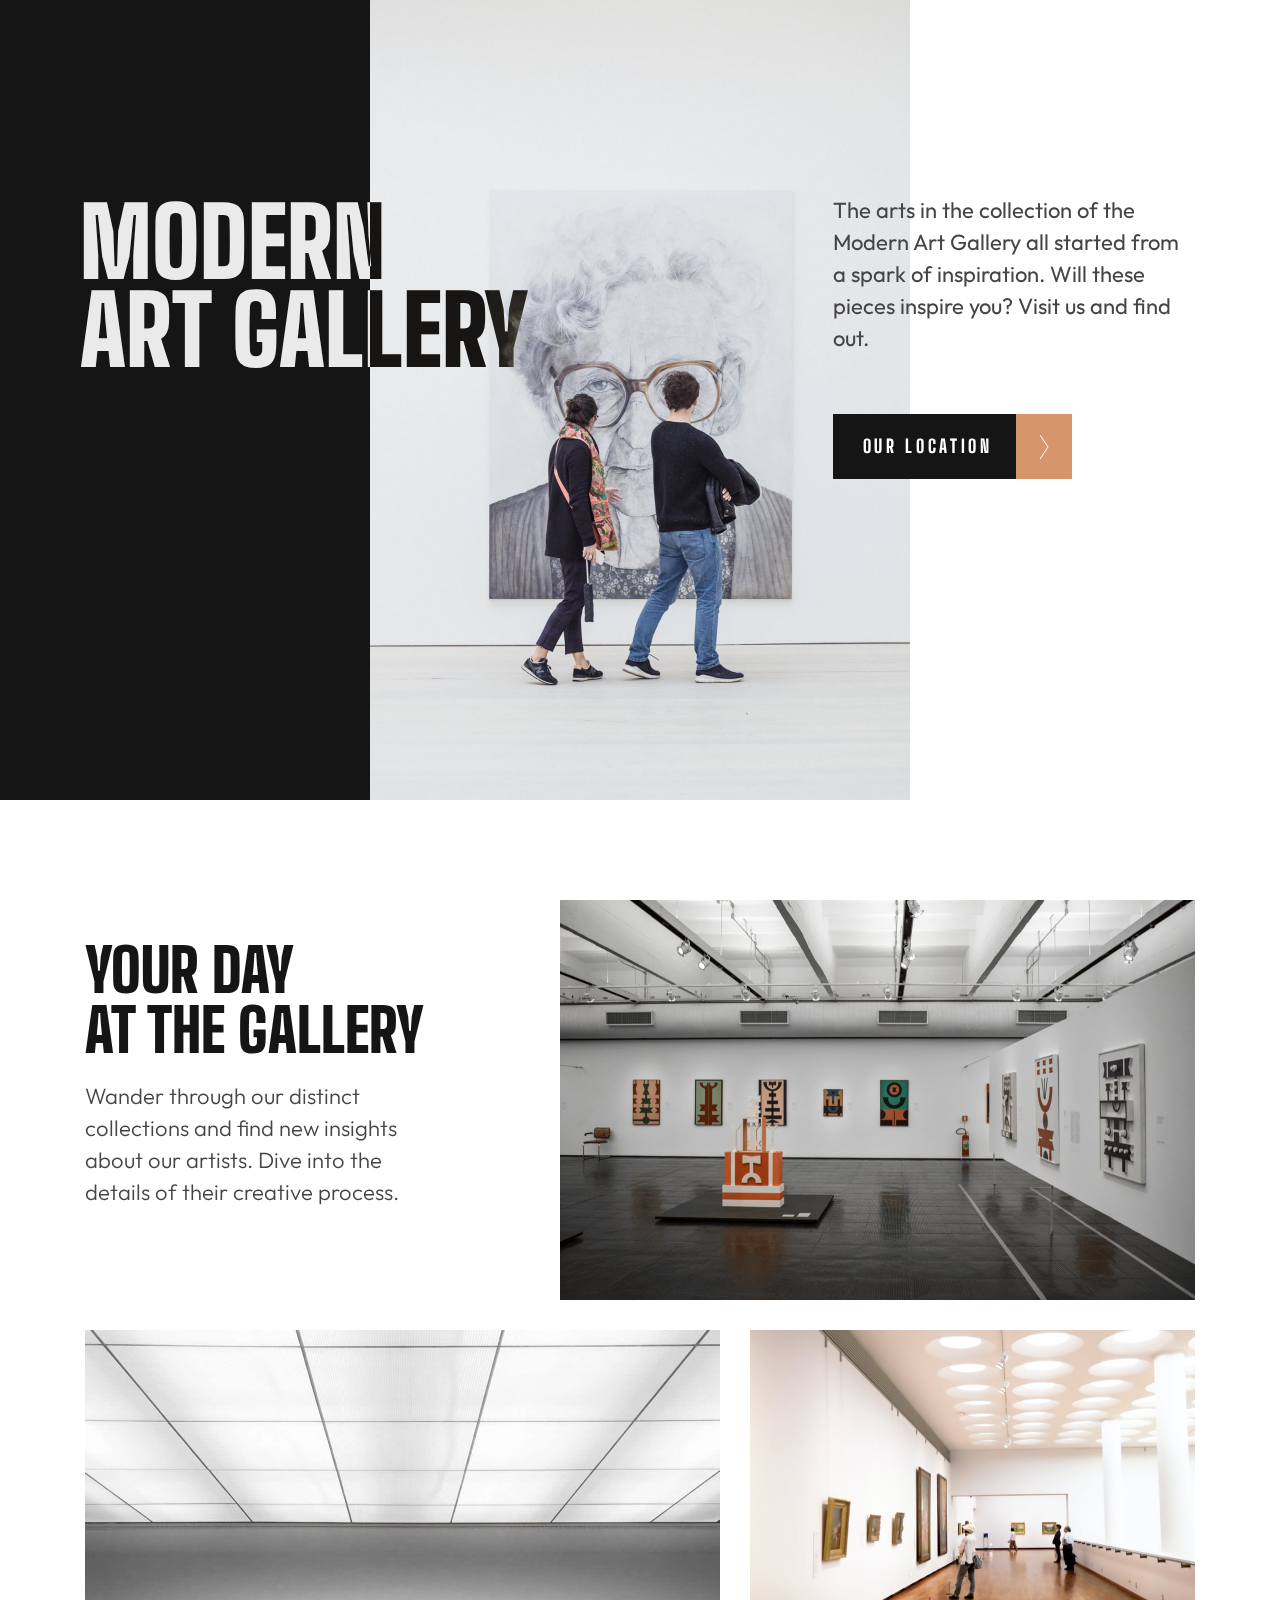
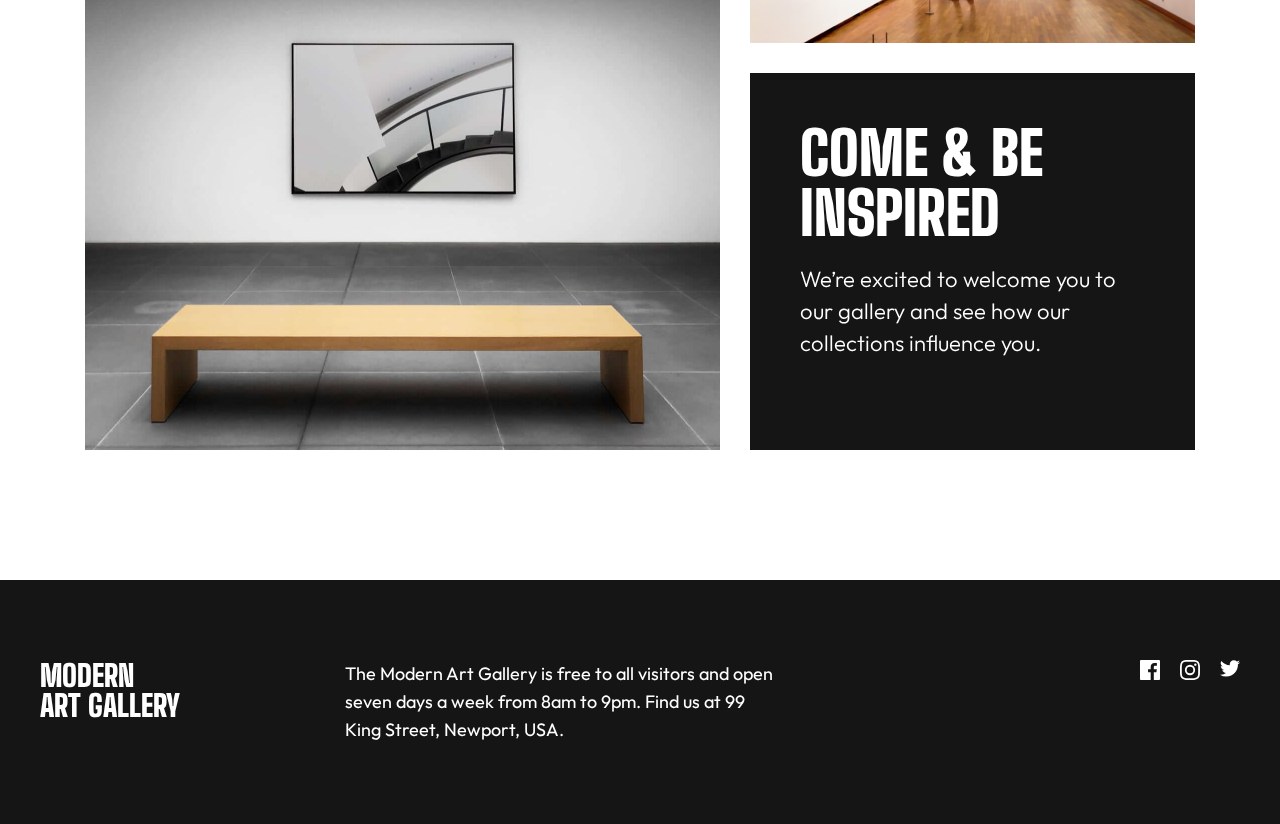
<file: index.html>
<!DOCTYPE html>
<html lang="en">

<head>
  <meta charset="UTF-8">
  <meta name="viewport" content="width=device-width, initial-scale=1.0">

  <link rel="icon" type="image/png" sizes="32x32" href="./assets/favicon-32x32.png">
  <link rel="stylesheet" href="styles.css">
  <link rel="preconnect" href="https://fonts.googleapis.com">
  <link rel="preconnect" href="https://fonts.gstatic.com" crossorigin>
  <link
    href="https://fonts.googleapis.com/css2?family=Big+Shoulders+Display:wght@800;900&family=Outfit:wght@300&display=swap"
    rel="stylesheet">


  <title>Art gallery website</title>
</head>

<header>
  <div class="header_spacer"></div>
  <img class="mobile__res" src="assets/mobile/image-hero@2x.jpg">
  <img class="tablet__res hero__image"
    src="assets/tablet/image-hero@2x.jpg">
  <img class="desktop__res hero__image"
    src="assets/desktop/image-hero@2x.jpg">
  <div class="cta">
    <h1 class="cta__header title">Modern <br> Art Gallery</h1>
    <div class="cta__wrapper">
      <p class="cta__body body">The arts in the collection of the Modern Art Gallery all started
        from a spark of inspiration. Will these pieces inspire you? Visit
        us and find out.</p>
      <button class="btn btn-one"><a href="location.html">Our location</a></button>
    </div>
  </div>

</header>

<main>
  <section class="grid-container">
    <div class="section__one">
      <div class="grid_img1">
        <img class="mobile__res"
          src="assets/mobile/image-grid-1@2x.jpg">
        <img class="tablet__res"
          src="assets/tablet/image-grid-1@2x.jpg">
        <img class="desktop__res"
          src="assets/desktop/image-grid-1@2x.jpg">
      </div>


      <div class="info info-one">
        <h2 class="info__header info__header-one title"><span class="span__block">Your day</span> at the gallery
        </h2>
        <p class="info__body body">Wander through our distinct collections and find new insights about
          our artists. Dive into the details of their creative process.</p>
      </div>
    </div>

    <div class="section__two">
      <div class="grid_img2">
        <img class="mobile__res"
          src="assets/mobile/image-grid-2@2x.jpg">
        <img class="tablet__res"
          src="assets/tablet/image-grid-2@2x.jpg">
        <img class="desktop__res"
          src="assets/desktop/image-grid-2@2x.jpg">
      </div>

      <div class="grid_img3">
        <img class="mobile__res"
          src="assets/mobile/image-grid-3@2x.jpg">
        <img class="tablet__res"
          src="assets/tablet/image-grid-3@2x.jpg">
        <img class="desktop__res"
          src="assets/desktop/image-grid-3@2x.jpg">
      </div>


      <div class="info info-two bg_black">
        <h2 class="info__header title bg_black">Come &amp; be inspired</h2>
        <p class="info__body body">We’re excited to welcome you to our gallery and see how our collections
          influence you.</p>
      </div>
    </div>

  </section>
</main>

<footer class="bg_black">
  <div class="footer__wrapper">
    <h3 class="footer__logo title bg_black"><span class="span__block">Modern</span> Art Gallery</h3>
    <p class="footer__body body">The Modern Art Gallery is free to all visitors and open seven days a week
      from 8am to 9pm. Find us at 99 King Street, Newport, USA.</p>
    <ul class="social__icons social__icons">
      <li>
        <a href=#>
          <img src="assets/icon-facebook.svg">
        </a>
      </li>
      <li>
        <a href=#>
          <img src="assets/icon-instagram.svg">
        </a>
      </li>
      <li>
        <a href=#>
          <img src="assets/icon-twitter.svg">
        </a>
      </li>
    </ul>
  </div>


</footer>

</html>
</file>
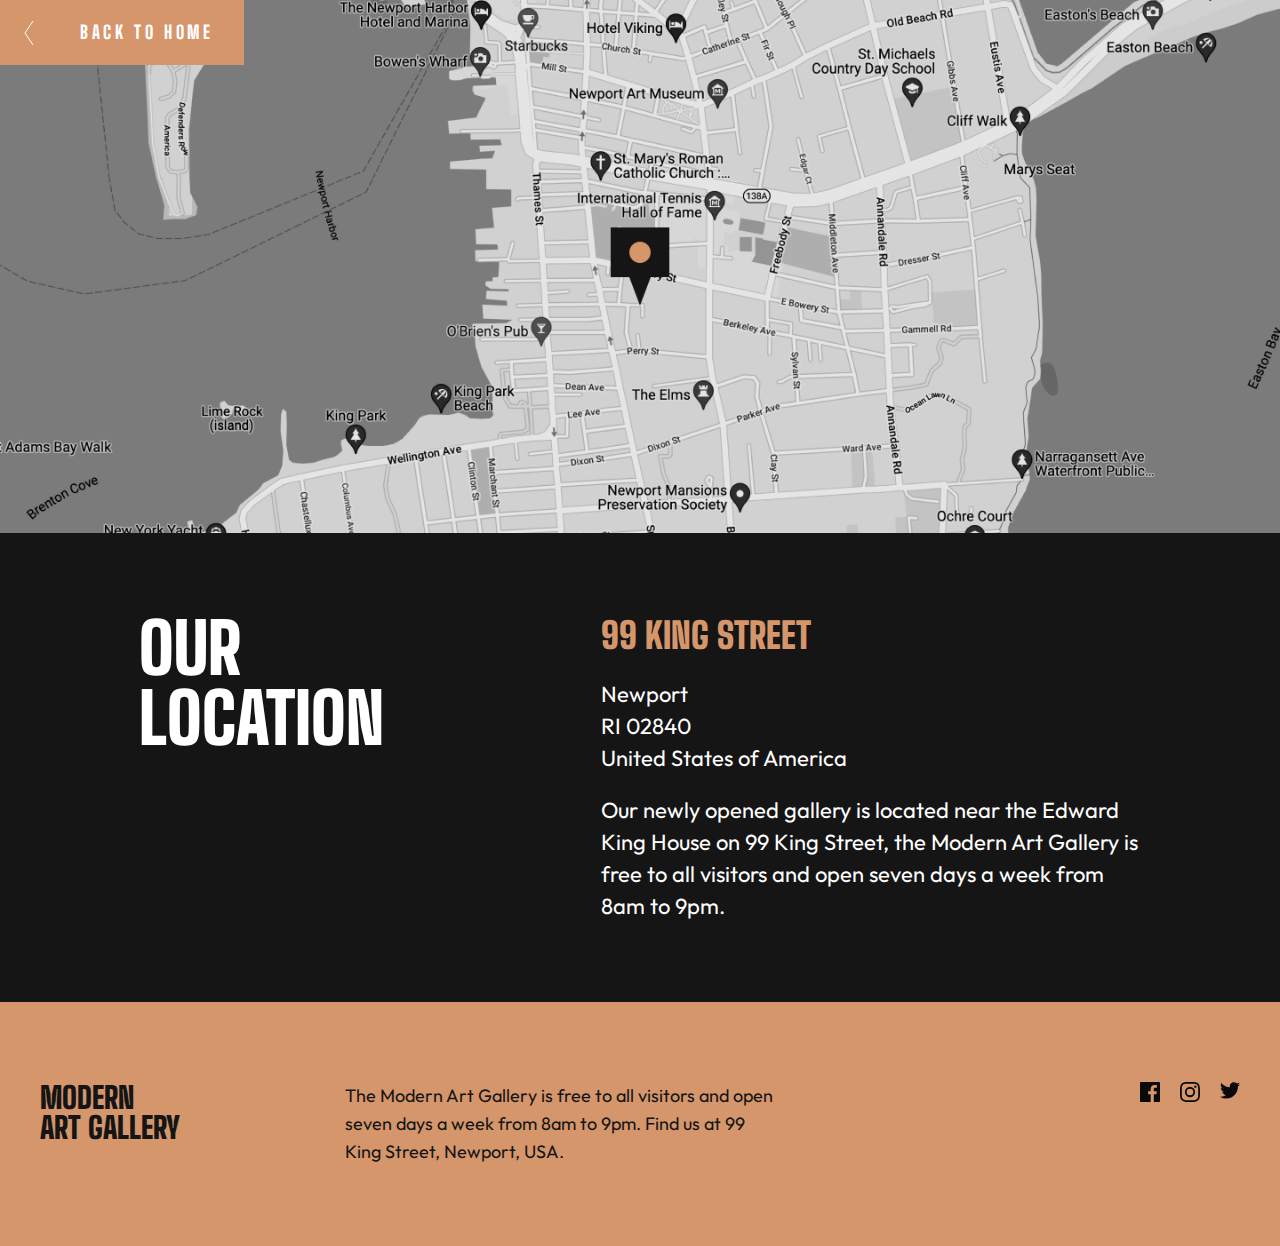
<file: location.html>
<!DOCTYPE html>
<html lang="en">

<head>
  <meta charset="UTF-8">
  <meta name="viewport" content="width=device-width, initial-scale=1.0">

  <link rel="icon" type="image/png" sizes="32x32" href="./assets/favicon-32x32.png">
  <link rel="stylesheet" href="styles.css">
  <link rel="preconnect" href="https://fonts.googleapis.com">
  <link rel="preconnect" href="https://fonts.gstatic.com" crossorigin>
  <link
    href="https://fonts.googleapis.com/css2?family=Big+Shoulders+Display:wght@900&family=Outfit:wght@300&display=swap"
    rel="stylesheet">

  <title>Frontend Mentor | Art gallery website</title>
</head>

<body>
  <div class="map">
    <button class="btn btn-two"><a href="index.html">Back to Home</a></button>
    <img class="map__image mobile__res" src="assets/mobile/image-map@2x.png">
    <img class="map__image tablet__res" src="assets/tablet/image-map@2x.png">
    <img class="map__image desktop__res" src="assets/desktop/image-map@2x.png">
  </div>
  <div class="location bg_black">
    <h2 class="location__title title"><span class="span__block">Our</span> location</h2>
    <div class="location__wrapper">
      <h3 class="location__subtitle title">99 King Street</h3>
      <p class="location__address body">
        Newport<br />
        RI 02840<br />
        United States of America</p>
      <p class="location__body body">Our newly opened gallery is located near the Edward King House on 99 King
        Street, the Modern Art Gallery is free to all visitors and open seven days
        a week from 8am to 9pm.</p>
    </div>

  </div>
  <footer class="bg_gold">
    <div class="footer__wrapper">
      <h3 class="footer__logo title bg_gold"><span class="footer__logo-span">Modern</span> Art Gallery</h3>
      <p class="footer__body body">The Modern Art Gallery is free to all visitors and open seven days a week
        from 8am to 9pm. Find us at 99 King Street, Newport, USA.</p>
      <ul class="social__icons social__icons_gold">
        <li>
          <a href=#>
            <img src="assets/icon-facebook.svg">
          </a>
        </li>
        <li>
          <a href=#>
            <img src="assets/icon-instagram.svg">
          </a>
        </li>
        <li>
          <a href=#>
            <img src="assets/icon-twitter.svg">
          </a>
        </li>
      </ul>
    </div>


  </footer>



</body>

</html>
</file>
<file: styles.css>
* {
    margin: 0;
    padding: 0;
    outline: 0;
    box-sizing: border-box;
}

:root {
    --gold: #D5966C;
    --almost-black: #151515;
    --dark-grey: #444444;
    --white: #FFFFFF;
    --off-white: #FCFAF9
}

html {
    font-size: 62.5%;
    font-family: 'Outfit', sans-serif;
    color: var(--dark-grey);
}

button {
    cursor: pointer;
}

.title,
button {
    font-family: 'Big Shoulders Display', cursive;
    color: var(--almost-black);
    font-size: 5rem;
    text-transform: uppercase;
    font-weight: 900;
    line-height: 45px;
}

.bg_black {
    background-color: var(--almost-black);
    color: var(--white);
}

.bg_gold {
    background-color: var(--gold);
    color: var(--almost-black);
}

a {
    text-decoration: none;
    color: var(--white);

}

button {
    border: none;
    background-color: var(--almost-black);
    color: var(--white);
    font-size: 18px;
    letter-spacing: 3.64px;
    font-weight: 800;
    padding: 1rem 3rem;
    text-transform: uppercase;
    position: relative;
}

.btn-one::after {
    content: " ";
    background-color: var(--gold);
    display: block;
    position: absolute;
    height: 100%;
    width: 30%;
    background-image: url(assets/icon-arrow-right.svg);
    background-repeat: no-repeat;
    background-position: center;
    top: 0;
    right: -5rem;
}


.btn-two {
    position: absolute;
    left: 5rem;
}

.btn-two::before {
    content: " ";
    background-color: var(--gold);
    display: block;
    position: absolute;
    height: 100%;
    width: 30%;
    background-image: url(assets/icon-arrow-left.svg);
    background-repeat: no-repeat;
    background-position: center;
    top: 0;
    left: -5rem;
}

.body {
    font-size: 1.6rem;
    line-height: 28px;
    text-align: left;

}

.footer__logo {
    font-size: 2rem;
    text-transform: uppercase;
}

img:not(.social__icons) {
    width: 100%;
    min-height: 100%;

}

.social__icons {
    list-style: none;
    display: flex;
    align-items: flex-start;
    gap: 2rem;


}

.span__block {
    display: block;
}

.map__image {
    display: block;
}





@media screen and (max-width:767px) {


    .tablet__res,
    .desktop__res {
        display: none;
    }

    /* -----------------
            HEADER
       ------------------- */

    .cta {
        margin: 3rem 1.5rem 10rem 1.5rem;
    }

    .cta__header,
    .cta__body {
        margin-bottom: 3rem;
    }

    .cta__header {
        margin-right: 11rem;
    }

    /* -----------------
            MAIN
       ------------------- */

    .grid-container {
        margin: auto 1.5rem;
        display: flex;
        flex-direction: column;
        gap: 2rem;
        margin-bottom: 10rem;
    }

    .section__one {
        display: flex;
        flex-direction: column;
        gap: 2rem;
    }

    .section__two {
        display: flex;
        flex-direction: column;
        gap: 1rem;
    }

    .info {
        display: flex;
        flex-direction: column;
        justify-content: center;
        align-content: center;
        gap: 1rem;

    }

    .info__header {
        padding-right: 0rem;
    }

    .info__header-span {
        display: block;
    }

    .info__body {
        padding-right: 4.45rem;
    }



    .info-two {
        padding: 4.5rem 2rem;
    }

    /* -----------------
            FOOTER
       ------------------- */

    footer {
        display: flex;
        flex-direction: column;
        padding: 5rem 3rem;
    }

    .footer__logo {
        line-height: 20px;
    }

    .footer__logo-span {
        display: block;
    }


    .footer__body {
        font-size: 1.6rem;
        line-height: 26px;
        margin: 3rem 0;
    }

    .footer__social {
        display: flex;
        justify-content: space-between;
        flex-direction: row;

    }

    .social__icons {
        list-style: none;
        display: flex;
        align-items: flex-start;
        gap: 2rem;

    }

    ul.social__icons a>img {
        height: 2rem;

    }

    /* -----------------
            lOCATION
       ------------------- */


    .map {
        position: relative;
    }

    .map__image {
        width: 100%;
    }

    .span__block {
        display: inline;
    }

    .location {
        display: flex;
        flex-direction: column;
        padding: 5rem 1rem;
        align-content: center;
        justify-content: space-between;
        gap: 2rem;
    }

    .location__wrapper {
        display: flex;
        flex-direction: column;
        gap: 2rem;
        font-size: 1.8rem;
    }

    .location__title {
        color: var(--white);
    }

    .location__subtitle {
        font-size: 3.2rem;
        color: var(--gold);
    }

    .location__body {
        height: 100%;
        padding-right: 5rem;
    }

    ul.social__icons_gold a>img {
        filter: invert(100%) sepia(1%) saturate(131%) hue-rotate(314deg) brightness(95%) contrast(93%);
    }

    ul.social__icons_gold a>img:hover {
        filter: invert(100%) sepia(1%) saturate(131%) hue-rotate(314deg) brightness(95%) contrast(93%);
    }

}


@media screen and (min-width:768px) and (max-width: 1023px) {

    .mobile__res,
    .desktop__res {
        display: none;
    }


    /* -----------------
            HEADER
       ------------------- */

    header {
        position: relative;
        margin-bottom: 15rem;
    }

    .hero__image {
        max-width: 44rem;
    }

    .cta {
        position: absolute;
        top: 22%;
        left: 51%;
    }

    .cta__header {
        font-size: 7rem;
        line-height: 65px;
    }

    .cta__header,
    .cta__body {
        margin-bottom: 5rem;
    }

    .cta__body {
        margin-right: 6rem;
    }

    /* -----------------
              MAIN
       ------------------- */



    .grid-container {
        margin: auto 4rem;
        margin-bottom: 7rem;
    }

    .section__one {
        display: grid;
        grid-template-columns: 1fr 1.25fr;
        grid-template-areas: "info1 img1";
        margin-bottom: 1rem;
    }

    .grid_img1 {
        grid-area: img1;
    }

    .info-one {
        grid-area: info1;
        padding-right: 4rem;

    }

    .info__header-one {
        padding-right: 6rem;
    }

    .section__two {
        display: grid;
        grid-template-areas:
            "img2 img3"
            "img2 info2";
        grid-template-columns: 1.5fr 1fr;
        grid-template-rows: 1fr 1.2fr;
        gap: 1rem;

    }

    .grid_img2 {
        grid-area: img2;
    }

    .grid_img3 {
        grid-area: img3;
    }

    .info-two {
        grid-area: info2;
        padding: 2rem;
        height: auto;
    }

    .info__header {
        padding-top: 6rem;
        margin-bottom: 2rem;
    }

    .info__body {
        padding-right: 3rem;
        font-size: 1.8rem;
    }

    /* -----------------
            FOOTER
       ------------------- */

    .footer__wrapper {
        display: flex;
        height: 20rem;
        padding: 5rem 4rem;
        gap: 4rem;
        justify-content: space-between;


    }

    .footer__logo {
        line-height: 20px;
        font-size: 2rem;
    }

    .footer__logo-span {
        display: block;
    }

    .footer__body {
        max-width: 26rem;
        transform: translateX(-5rem);
    }

    .footer__social {
        display: flex;
        flex-direction: row;
    }

    .social__icons {
        list-style: none;
        display: flex;
        align-items: flex-start;
        gap: 2rem;

    }

    ul.social__icons a>img {
        height: 2rem;

    }

    /* -----------------
            lOCATION
       ------------------- */

    .map {
        position: relative;
    }

    .map__image {
        width: 100%;
    }

    .btn-two {
        margin-left: 4rem;
    }



    .location {
        display: flex;
        flex-direction: row;
        gap: 2rem;
        padding: 8rem 4rem;
        justify-content: space-between;
        align-content: center;
    }

    .location__title {
        color: var(--white);

    }

    .location__subtitle {
        font-size: 3.2rem;
        color: var(--gold);
    }

    .location__wrapper {
        width: 40rem;
        display: flex;
        flex-direction: column;
        gap: 2rem;

    }

    .location__body,
    .location__address {
        font-size: 1.8rem;
    }

    .location__body {
        height: 100%;
    }

    img {
        width: 100%;
    }

    ul.social__icons_gold a>img {
        filter: invert(100%) sepia(1%) saturate(131%) hue-rotate(314deg) brightness(95%) contrast(93%);
    }

    ul.social__icons_gold a>img:hover {
        filter: invert(100%) sepia(1%) saturate(131%) hue-rotate(314deg) brightness(95%) contrast(93%);
    }
}

@media screen and (min-width:1024px) {

    .mobile__res,
    .tablet__res {
        display: none;
    }

    .desktop__res {
        display: block;

    }


    /* -----------------
            HEADER
       ------------------- */
    header {
        display: grid;
        grid-template-columns: 1fr 54rem 1fr;
        margin-bottom: 10rem;

    }


    .hero__image {
        max-width: 54rem;
    }


    button:hover {
        background-color: var(--gold);
    }

    button:hover::after {
        background-color: var(--almost-black);
    }

    .cta {
        position: absolute;
        top: 22%;
        left: 51%;
    }

    .cta__header {
        font-size: 9.6rem;
        line-height: 88px;
        transform: translateX(-57.3rem);
        color: white;
        mix-blend-mode: difference;
    }

    .cta__wrapper {
        width: 35rem;
        transform: translate(18rem, -18rem);
    }

    .cta__body {
        font-size: 2.2rem;
        line-height: 32px;
        margin-bottom: 6rem;
    }

    .header_spacer {
        background-color: var(--almost-black);

    }


    /* -----------------
            MAIN
       ------------------- */



    .grid-container {
        max-width: 111rem;
        margin: auto;
        margin-bottom: 13rem;
    }

    .section__one {
        display: grid;
        grid-template-columns: 1fr 63.5rem;
        grid-template-areas: "info1 img1";
        margin-bottom: 3rem;
    }

    .grid_img1 {
        grid-area: img1;
    }

    .info-one {
        grid-area: info1;
        max-width: 35rem;
        padding-top: 4rem;

    }



    .section__two {
        display: grid;
        grid-template-areas:
            "img2 img3"
            "img2 info2";
        grid-template-columns: 63.5rem 44.5rem;
        grid-template-rows: .75fr 1fr;

        gap: 3rem 3rem;

    }

    .grid_img2 {
        grid-area: img2;
    }

    .grid_img3 {
        grid-area: img3;
    }

    .info-two {
        grid-area: info2;
        padding: 5rem;


    }

    .info__header {
        font-size: 6rem;
        line-height: 60px;
        margin-bottom: 2rem;
    }

    .info__body {
        font-size: 2.2rem;
        font-weight: 300;
        line-height: 32px;

    }

    /* -----------------
            FOOTER
       ------------------- */

    footer {
        height: 24.4rem;
        display: flex;
        justify-content: center;
        align-items: center;



    }

    .footer__logo {
        font-size: 3rem;
        line-height: 30px;
    }

    .footer__logo-span {
        display: block;
    }

    .footer__body {
        width: 43rem;
        font-size: 1.8rem;
        transform: translateX(-10rem);

    }

    .footer__wrapper {
        display: flex;
        width: 120rem;
        justify-content: space-between;
    }

    ul.social__icons a>img:hover {
        filter: invert(64%) sepia(29%) saturate(619%) hue-rotate(341deg) brightness(95%) contrast(85%);
    }



    /* -----------------
            lOCATION
       ------------------- */


    .map {
        position: relative;
    }

    .map__image {
        width: 100%;
    }


    .location {
        display: flex;
        flex-direction: row;
        gap: 2rem;
        padding: 8rem 4rem;
        justify-content: space-around;
        align-content: center;
    }

    .location__title {
        color: var(--white);
        font-size: 7rem;
        line-height: 70px;

    }

    .location__subtitle {
        font-size: 3.6rem;
        color: var(--gold);
    }

    .location__wrapper {
        width: 54rem;
        display: flex;
        flex-direction: column;
        gap: 2rem;

    }

    .location__body,
    .location__address {
        font-size: 2.2rem;
        line-height: 32px;
    }

    .location__body {
        height: 100%;
    }

    ul.social__icons_gold a>img {
        filter: invert(100%) sepia(1%) saturate(131%) hue-rotate(314deg) brightness(95%) contrast(93%);
    }

    ul.social__icons_gold a>img:hover {
        filter: invert(100%) sepia(1%) saturate(131%) hue-rotate(314deg) brightness(95%) contrast(93%);
    }





}
</file>
